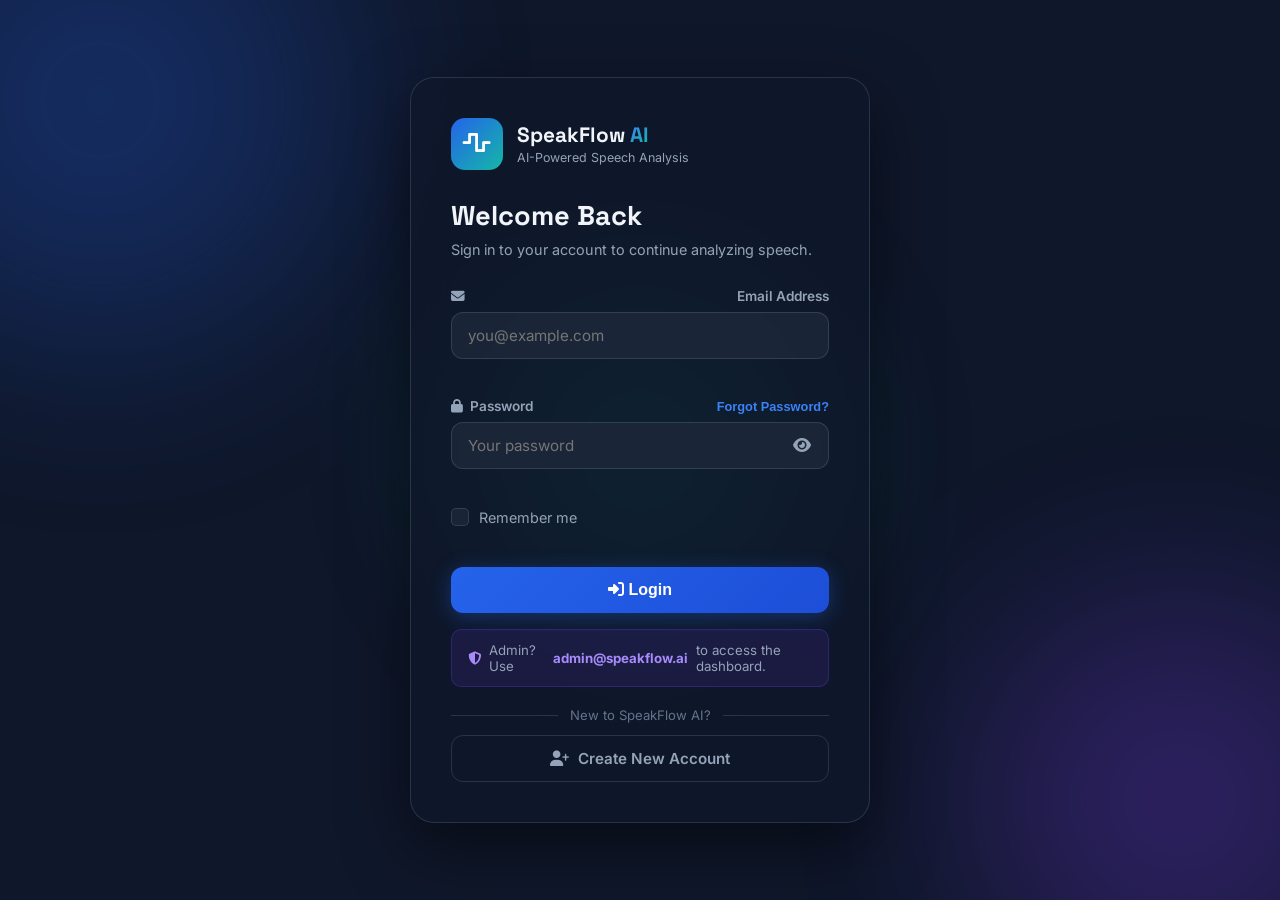
<file: login.html>
<!DOCTYPE html>
<html lang="en" data-theme="dark">
<head>
  <meta charset="UTF-8" />
  <meta name="viewport" content="width=device-width, initial-scale=1.0" />
  <title>Login – SpeakFlow AI</title>
  <link rel="stylesheet" href="https://cdnjs.cloudflare.com/ajax/libs/font-awesome/6.5.0/css/all.min.css" />
  <link href="https://fonts.googleapis.com/css2?family=Inter:wght@300;400;500;600;700&family=Space+Grotesk:wght@400;500;600;700&display=swap" rel="stylesheet" />
  <link rel="stylesheet" href="signup.css" />
  <link rel="stylesheet" href="login.css" />
</head>
<body>

  <!-- Animated Background -->
  <div class="auth-bg">
    <div class="auth-orb orb-1"></div>
    <div class="auth-orb orb-2"></div>
    <div class="auth-orb orb-3"></div>
    <div class="auth-particles" id="authParticles"></div>
  </div>

  <!-- Card -->
  <div class="auth-wrapper">
    <div class="auth-card glass-card">

      <!-- Logo -->
      <div class="auth-logo">
        <div class="auth-logo-icon"><i class="fas fa-wave-square"></i></div>
        <div>
          <span class="auth-logo-text">SpeakFlow <span class="logo-ai">AI</span></span>
          <p class="auth-logo-sub">AI-Powered Speech Analysis</p>
        </div>
      </div>

      <h1 class="auth-title">Welcome Back</h1>
      <p class="auth-subtitle">Sign in to your account to continue analyzing speech.</p>

      <form id="loginForm" novalidate autocomplete="off">

        <!-- Email -->
        <div class="form-group" id="fg-email">
          <label class="form-label"><i class="fas fa-envelope"></i> Email Address</label>
          <div class="input-wrap">
            <input type="email" id="loginEmail" class="form-input" placeholder="you@example.com" autocomplete="email" />
          </div>
          <span class="form-error" id="emailErr"></span>
        </div>

        <!-- Password -->
        <div class="form-group" id="fg-pass">
          <label class="form-label">
            <i class="fas fa-lock"></i> Password
            <button type="button" class="forgot-link" id="forgotBtn">Forgot Password?</button>
          </label>
          <div class="input-wrap">
            <input type="password" id="loginPass" class="form-input" placeholder="Your password" autocomplete="current-password" />
            <button type="button" class="toggle-pass" id="togglePass" tabindex="-1">
              <i class="fas fa-eye"></i>
            </button>
          </div>
          <span class="form-error" id="passErr"></span>
        </div>

        <!-- Remember Me -->
        <div class="remember-row">
          <label class="check-label">
            <input type="checkbox" id="rememberMe" />
            <span class="check-custom"></span>
            Remember me
          </label>
        </div>

        <p class="form-error text-center" id="globalErr"></p>

        <button type="submit" class="btn-auth" id="loginBtn">
          <span id="loginBtnText"><i class="fas fa-sign-in-alt"></i> Login</span>
          <span id="loginBtnLoader" style="display:none;"><i class="fas fa-spinner fa-spin"></i> Signing in...</span>
        </button>
      </form>

      <!-- Admin hint -->
      <div class="admin-hint">
        <i class="fas fa-shield-alt"></i>
        Admin? Use <strong>admin@speakflow.ai</strong> to access the dashboard.
      </div>

      <div class="auth-divider"><span>New to SpeakFlow AI?</span></div>
      <a href="signup.html" class="btn-auth-outline">
        <i class="fas fa-user-plus"></i> Create New Account
      </a>

    </div>
  </div>

  <!-- Forgot Password Modal -->
  <div id="forgotModal" class="modal-overlay" style="display:none;">
    <div class="modal-box glass-card">
      <div class="modal-header">
        <h3><i class="fas fa-key"></i> Reset Password</h3>
        <button id="forgotClose" class="sf-modal-close"><i class="fas fa-times"></i></button>
      </div>
      <p style="color:var(--text-muted);font-size:.9rem;margin-bottom:16px;">Enter your email and we'll simulate a password reset (demo only).</p>
      <input type="email" id="forgotEmail" class="form-input" placeholder="your@email.com" />
      <button class="btn-auth" style="margin-top:16px;" id="forgotSubmit">
        <i class="fas fa-paper-plane"></i> Send Reset Link
      </button>
      <p id="forgotMsg" style="margin-top:10px;font-size:.85rem;display:none;"></p>
    </div>
  </div>

  <script src="login.js"></script>
</body>
</html>
</file>
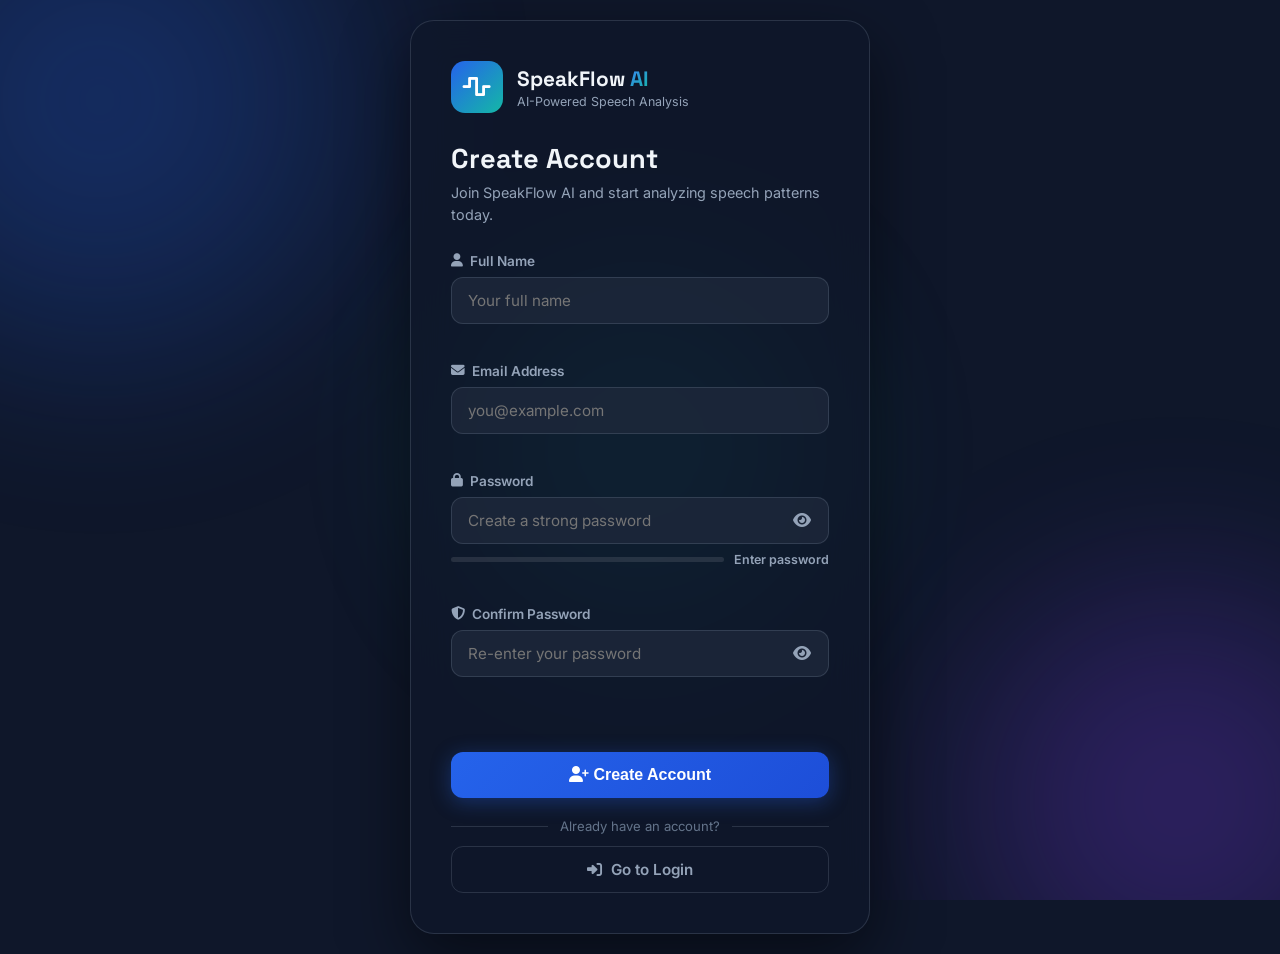
<file: signup.html>
<!DOCTYPE html>
<html lang="en" data-theme="dark">
<head>
  <meta charset="UTF-8" />
  <meta name="viewport" content="width=device-width, initial-scale=1.0" />
  <title>Sign Up – SpeakFlow AI</title>
  <link rel="stylesheet" href="https://cdnjs.cloudflare.com/ajax/libs/font-awesome/6.5.0/css/all.min.css" />
  <link href="https://fonts.googleapis.com/css2?family=Inter:wght@300;400;500;600;700&family=Space+Grotesk:wght@400;500;600;700&display=swap" rel="stylesheet" />
  <link rel="stylesheet" href="signup.css" />
</head>
<body>

  <!-- Animated Background -->
  <div class="auth-bg">
    <div class="auth-orb orb-1"></div>
    <div class="auth-orb orb-2"></div>
    <div class="auth-orb orb-3"></div>
    <div class="auth-particles" id="authParticles"></div>
  </div>

  <!-- Card -->
  <div class="auth-wrapper">
    <div class="auth-card glass-card">

      <!-- Logo -->
      <div class="auth-logo">
        <div class="auth-logo-icon"><i class="fas fa-wave-square"></i></div>
        <div>
          <span class="auth-logo-text">SpeakFlow <span class="logo-ai">AI</span></span>
          <p class="auth-logo-sub">AI-Powered Speech Analysis</p>
        </div>
      </div>

      <h1 class="auth-title">Create Account</h1>
      <p class="auth-subtitle">Join SpeakFlow AI and start analyzing speech patterns today.</p>

      <form id="signupForm" novalidate autocomplete="off">

        <!-- Full Name -->
        <div class="form-group" id="fg-name">
          <label class="form-label"><i class="fas fa-user"></i> Full Name</label>
          <div class="input-wrap">
            <input type="text" id="signupName" class="form-input" placeholder="Your full name" autocomplete="name" />
          </div>
          <span class="form-error" id="nameErr"></span>
        </div>

        <!-- Email -->
        <div class="form-group" id="fg-email">
          <label class="form-label"><i class="fas fa-envelope"></i> Email Address</label>
          <div class="input-wrap">
            <input type="email" id="signupEmail" class="form-input" placeholder="you@example.com" autocomplete="email" />
          </div>
          <span class="form-error" id="emailErr"></span>
        </div>

        <!-- Password -->
        <div class="form-group" id="fg-pass">
          <label class="form-label"><i class="fas fa-lock"></i> Password</label>
          <div class="input-wrap">
            <input type="password" id="signupPass" class="form-input" placeholder="Create a strong password" autocomplete="new-password" />
            <button type="button" class="toggle-pass" id="togglePass1" tabindex="-1">
              <i class="fas fa-eye"></i>
            </button>
          </div>
          <!-- Strength Meter -->
          <div class="strength-meter" id="strengthMeter">
            <div class="strength-bar">
              <div class="strength-fill" id="strengthFill"></div>
            </div>
            <span class="strength-label" id="strengthLabel">Enter password</span>
          </div>
          <span class="form-error" id="passErr"></span>
        </div>

        <!-- Confirm Password -->
        <div class="form-group" id="fg-confirm">
          <label class="form-label"><i class="fas fa-shield-alt"></i> Confirm Password</label>
          <div class="input-wrap">
            <input type="password" id="signupConfirm" class="form-input" placeholder="Re-enter your password" autocomplete="new-password" />
            <button type="button" class="toggle-pass" id="togglePass2" tabindex="-1">
              <i class="fas fa-eye"></i>
            </button>
          </div>
          <span class="form-error" id="confirmErr"></span>
        </div>

        <p class="form-error text-center" id="globalErr"></p>
        <p class="form-success text-center" id="globalSuccess" style="display:none;"></p>

        <button type="submit" class="btn-auth" id="signupBtn">
          <span id="signupBtnText"><i class="fas fa-user-plus"></i> Create Account</span>
          <span id="signupBtnLoader" style="display:none;"><i class="fas fa-spinner fa-spin"></i> Creating...</span>
        </button>
      </form>

      <div class="auth-divider"><span>Already have an account?</span></div>
      <a href="login.html" class="btn-auth-outline">
        <i class="fas fa-sign-in-alt"></i> Go to Login
      </a>

    </div>
  </div>

  <script src="signup.js"></script>
</body>
</html>
</file>
<file: signup.css>
/* ============================================================
   SpeakFlow AI – signup.css  (shared base with login.css)
   ============================================================ */
:root {
  --blue:#2563EB;--blue-light:#3B82F6;--blue-dark:#1D4ED8;
  --teal:#14B8A6;--purple:#7C3AED;--green:#10B981;--red:#EF4444;
  --bg:#0F172A;--surface:rgba(30,41,59,0.85);--surface-2:#1E293B;
  --border:rgba(148,163,184,0.2);
  --text:#F1F5F9;--text-muted:#94A3B8;--text-light:#64748B;
  --radius:16px;--radius-lg:24px;
  --shadow-lg:0 24px 64px rgba(0,0,0,0.5);
  --font-display:'Space Grotesk',sans-serif;
  --font-body:'Inter',sans-serif;
  --transition:.25s ease;
}
*,*::before,*::after{box-sizing:border-box;margin:0;padding:0;}
html{scroll-behavior:smooth;}
body{font-family:var(--font-body);background:var(--bg);color:var(--text);min-height:100vh;display:flex;align-items:center;justify-content:center;overflow-x:hidden;}

/* ── Animated Background ─────────────────────────────────── */
.auth-bg{position:fixed;inset:0;z-index:0;overflow:hidden;}
.auth-orb{position:absolute;border-radius:50%;filter:blur(80px);opacity:.35;animation:orbFloat 8s ease-in-out infinite;}
.orb-1{width:600px;height:600px;background:radial-gradient(circle,#2563EB,transparent);top:-200px;left:-200px;animation-delay:0s;}
.orb-2{width:500px;height:500px;background:radial-gradient(circle,#7C3AED,transparent);bottom:-150px;right:-150px;animation-delay:3s;}
.orb-3{width:400px;height:400px;background:radial-gradient(circle,#14B8A6,transparent);top:50%;left:50%;transform:translate(-50%,-50%);animation-delay:6s;}
@keyframes orbFloat{0%,100%{transform:translateY(0) scale(1);}50%{transform:translateY(-30px) scale(1.05);}}
.auth-particles{position:absolute;inset:0;}

/* ── Auth Wrapper ────────────────────────────────────────── */
.auth-wrapper{position:relative;z-index:10;width:100%;max-width:500px;padding:20px;}
.auth-card{background:rgba(15,23,42,0.75);backdrop-filter:blur(20px);-webkit-backdrop-filter:blur(20px);border:1px solid var(--border);border-radius:var(--radius-lg);padding:40px;box-shadow:var(--shadow-lg);}

/* ── Logo ────────────────────────────────────────────────── */
.auth-logo{display:flex;align-items:center;gap:14px;margin-bottom:28px;}
.auth-logo-icon{width:52px;height:52px;background:linear-gradient(135deg,var(--blue),var(--teal));border-radius:14px;display:flex;align-items:center;justify-content:center;font-size:1.4rem;color:#fff;flex-shrink:0;}
.auth-logo-text{font-family:var(--font-display);font-size:1.3rem;font-weight:700;display:block;}
.logo-ai{background:linear-gradient(135deg,var(--blue-light),var(--teal));-webkit-background-clip:text;-webkit-text-fill-color:transparent;background-clip:text;}
.auth-logo-sub{font-size:0.78rem;color:var(--text-muted);margin-top:2px;}
.auth-title{font-family:var(--font-display);font-size:1.7rem;font-weight:700;margin-bottom:6px;}
.auth-subtitle{color:var(--text-muted);font-size:0.9rem;margin-bottom:28px;line-height:1.5;}

/* ── Form ────────────────────────────────────────────────── */
.form-group{margin-bottom:18px;}
.form-label{display:flex;align-items:center;gap:7px;font-size:0.85rem;font-weight:600;color:var(--text-muted);margin-bottom:8px;}
.input-wrap{position:relative;}
.form-input{width:100%;padding:13px 16px;background:rgba(30,41,59,0.8);border:1px solid var(--border);border-radius:12px;color:var(--text);font-size:0.95rem;font-family:var(--font-body);outline:none;transition:border var(--transition),box-shadow var(--transition);}
.form-input:focus{border-color:var(--blue);box-shadow:0 0 0 3px rgba(37,99,235,0.15);}
.form-input.input-error{border-color:var(--red);}
.form-input.input-ok{border-color:var(--green);}
.toggle-pass{position:absolute;right:14px;top:50%;transform:translateY(-50%);background:none;border:none;color:var(--text-muted);cursor:pointer;font-size:1rem;padding:4px;}
.toggle-pass:hover{color:var(--blue);}
.form-error{display:block;font-size:0.8rem;color:var(--red);margin-top:5px;min-height:16px;}
.form-success{display:block;font-size:0.85rem;color:var(--green);margin-top:5px;}
.text-center{text-align:center;}
.form-group.has-error .form-input{border-color:var(--red);}
.form-group.has-ok .form-input{border-color:var(--green);}

/* ── Strength Meter ──────────────────────────────────────── */
.strength-meter{margin-top:8px;display:flex;align-items:center;gap:10px;}
.strength-bar{flex:1;height:5px;background:rgba(255,255,255,0.1);border-radius:10px;overflow:hidden;}
.strength-fill{height:100%;width:0%;border-radius:10px;transition:width .4s,background .4s;}
.strength-label{font-size:0.78rem;font-weight:600;color:var(--text-muted);white-space:nowrap;}

/* ── Buttons ─────────────────────────────────────────────── */
.btn-auth{width:100%;padding:14px;background:linear-gradient(135deg,var(--blue),var(--blue-dark));color:#fff;border:none;border-radius:12px;font-size:1rem;font-weight:700;cursor:pointer;display:flex;align-items:center;justify-content:center;gap:9px;margin-top:20px;transition:all var(--transition);box-shadow:0 4px 20px rgba(37,99,235,0.35);}
.btn-auth:hover{transform:translateY(-2px);box-shadow:0 8px 28px rgba(37,99,235,0.45);}
.btn-auth:active{transform:translateY(0);}
.btn-auth-outline{width:100%;padding:13px;background:transparent;color:var(--text-muted);border:1px solid var(--border);border-radius:12px;font-size:0.95rem;font-weight:600;cursor:pointer;display:flex;align-items:center;justify-content:center;gap:9px;margin-top:12px;transition:all var(--transition);text-decoration:none;}
.btn-auth-outline:hover{border-color:var(--blue);color:var(--blue);background:rgba(37,99,235,0.07);}

/* ── Divider ─────────────────────────────────────────────── */
.auth-divider{display:flex;align-items:center;gap:12px;margin:20px 0 0;color:var(--text-light);font-size:0.82rem;}
.auth-divider::before,.auth-divider::after{content:'';flex:1;height:1px;background:var(--border);}

/* ── Particles ───────────────────────────────────────────── */
.particle{position:absolute;background:rgba(99,179,237,.5);border-radius:50%;animation:floatUp linear infinite;pointer-events:none;}
@keyframes floatUp{0%{transform:translateY(0) rotate(0deg);opacity:.6;}100%{transform:translateY(-100vh) rotate(360deg);opacity:0;}}

/* ── Responsive ──────────────────────────────────────────── */
@media(max-width:520px){.auth-card{padding:28px 20px;}.auth-wrapper{padding:12px;}}
</file>
<file: login.css>
/* ============================================================
   SpeakFlow AI – login.css  (extends signup.css)
   ============================================================ */

.form-label{justify-content:space-between;}
.forgot-link{background:none;border:none;color:var(--blue-light);font-size:0.8rem;font-weight:600;cursor:pointer;padding:0;margin-left:auto;}
.forgot-link:hover{text-decoration:underline;}

/* ── Remember Me ─────────────────────────────────────────── */
.remember-row{display:flex;align-items:center;margin-bottom:4px;}
.check-label{display:flex;align-items:center;gap:10px;cursor:pointer;font-size:0.9rem;color:var(--text-muted);user-select:none;}
.check-label input{display:none;}
.check-custom{width:18px;height:18px;border:1.5px solid var(--border);border-radius:5px;display:flex;align-items:center;justify-content:center;transition:all var(--transition);background:rgba(30,41,59,.8);flex-shrink:0;}
.check-label input:checked + .check-custom{background:var(--blue);border-color:var(--blue);}
.check-label input:checked + .check-custom::after{content:'✓';color:#fff;font-size:.75rem;font-weight:700;}

/* ── Admin hint ──────────────────────────────────────────── */
.admin-hint{margin-top:16px;padding:12px 16px;background:rgba(124,58,237,.12);border:1px solid rgba(124,58,237,.25);border-radius:10px;font-size:.83rem;color:var(--text-muted);display:flex;align-items:center;gap:8px;}
.admin-hint i{color:#A78BFA;}
.admin-hint strong{color:#A78BFA;}

/* ── Forgot Modal ────────────────────────────────────────── */
.modal-overlay{position:fixed;inset:0;z-index:9999;background:rgba(0,0,0,.6);backdrop-filter:blur(4px);display:flex;align-items:center;justify-content:center;padding:16px;}
.modal-box{background:rgba(15,23,42,.92);backdrop-filter:blur(20px);border:1px solid var(--border);border-radius:20px;padding:28px;width:100%;max-width:400px;box-shadow:var(--shadow-lg);}
.modal-header{display:flex;align-items:center;justify-content:space-between;margin-bottom:16px;}
.modal-header h3{font-size:1.1rem;font-weight:700;display:flex;align-items:center;gap:9px;}
.sf-modal-close{background:rgba(255,255,255,.07);border:none;color:var(--text-muted);width:32px;height:32px;border-radius:50%;display:flex;align-items:center;justify-content:center;cursor:pointer;font-size:.9rem;}
.sf-modal-close:hover{background:rgba(255,255,255,.12);}
</file>
